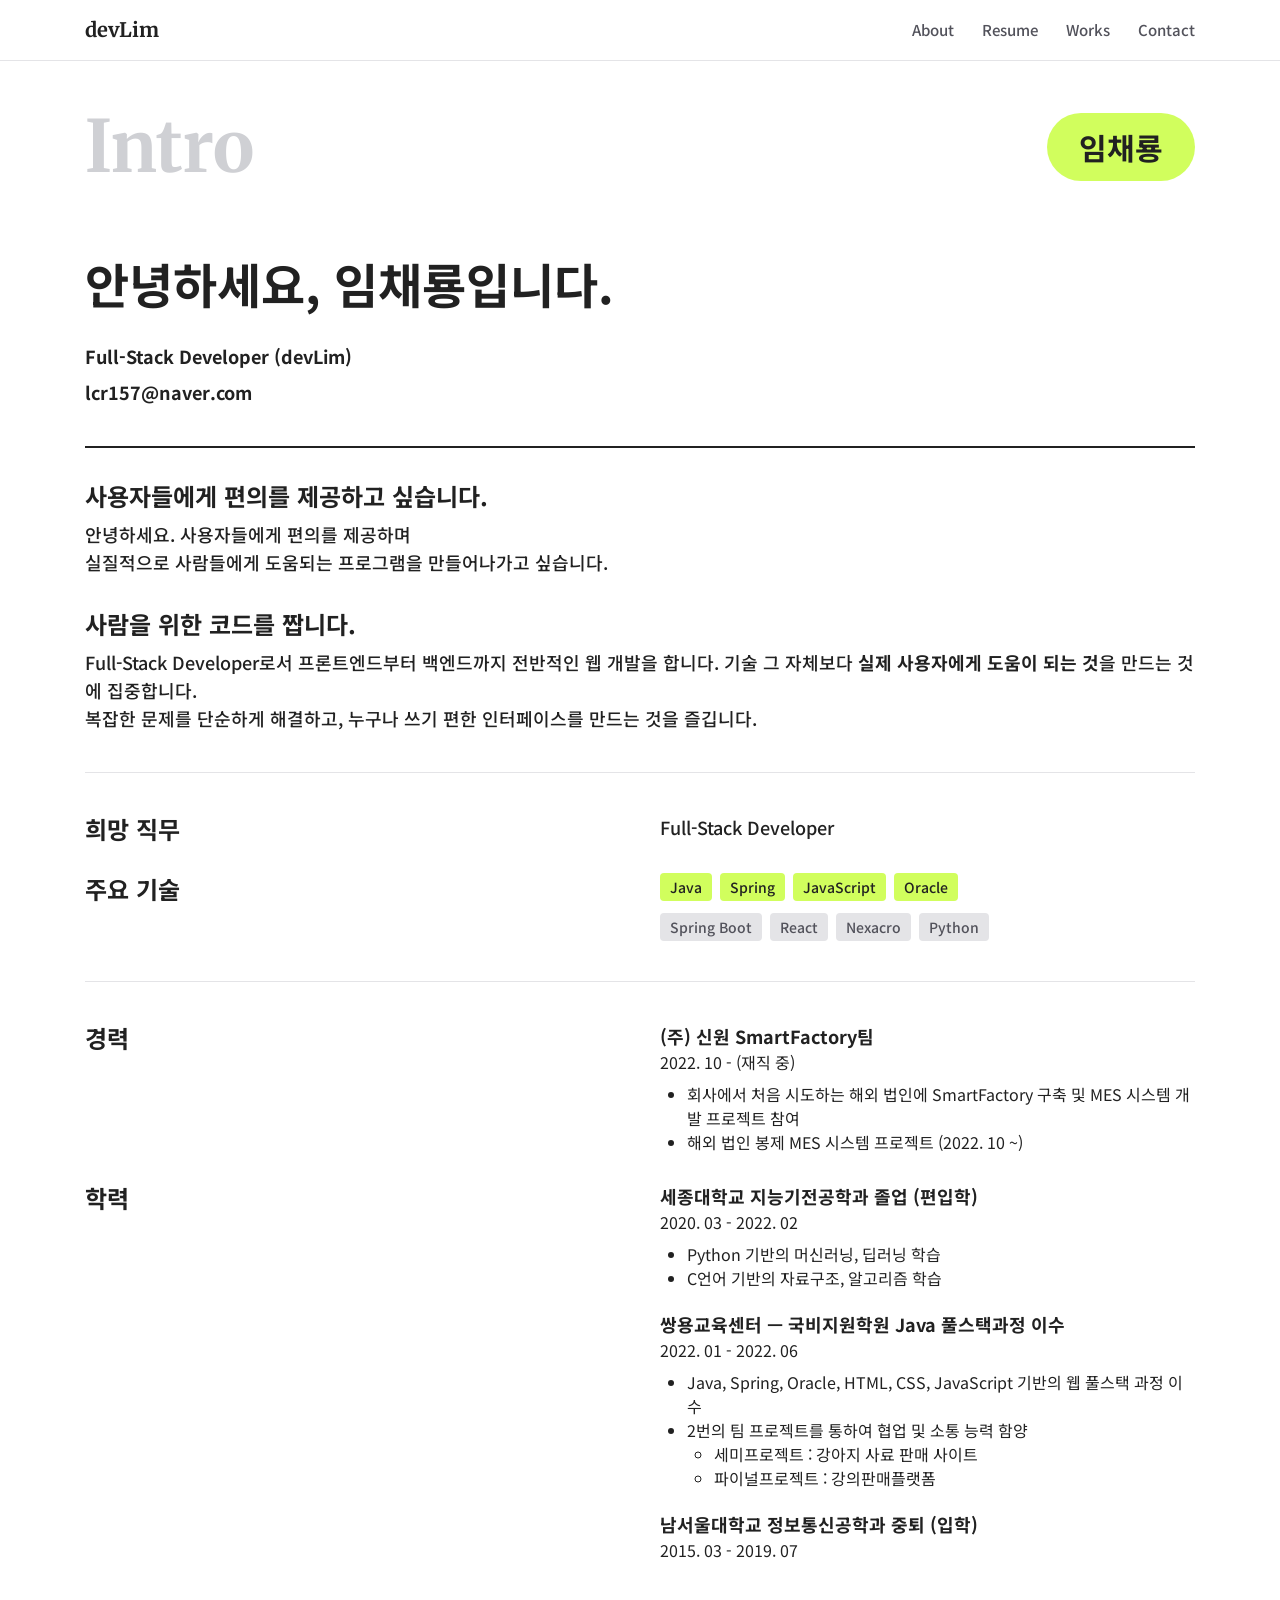
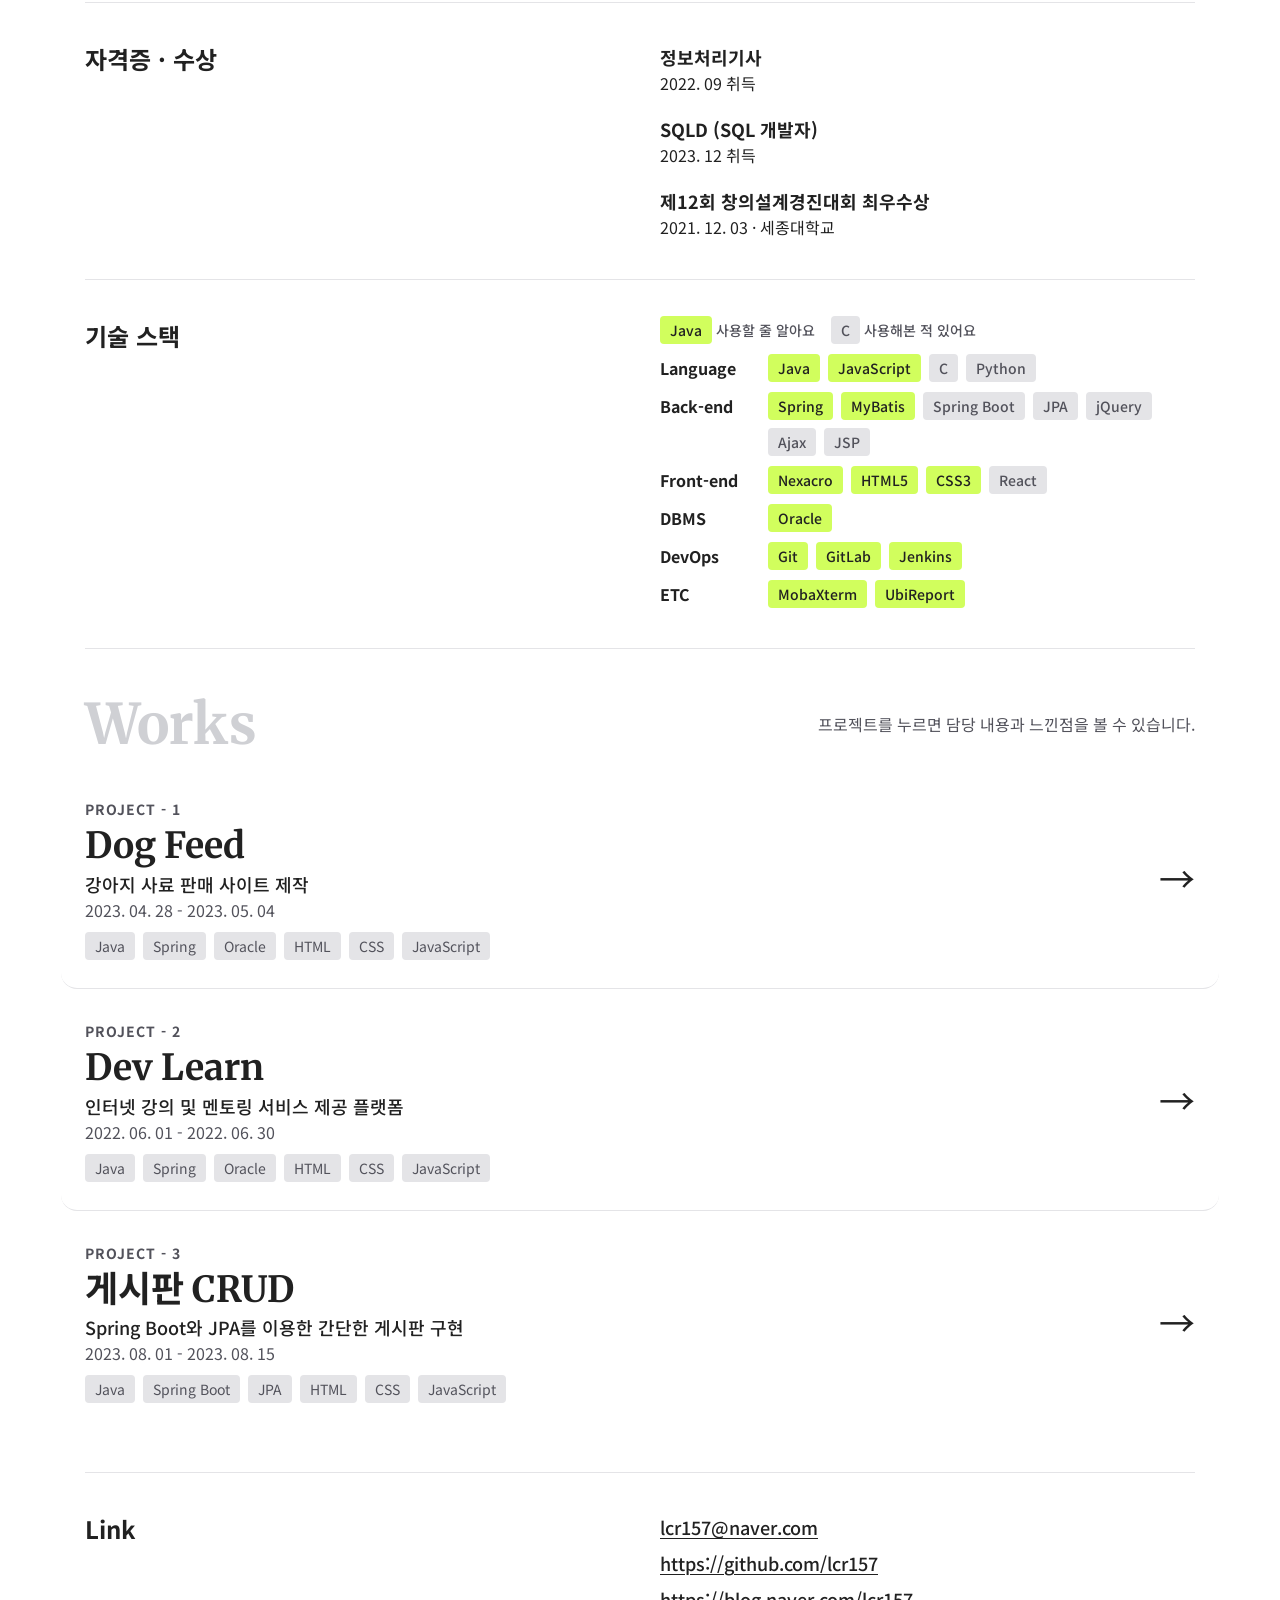
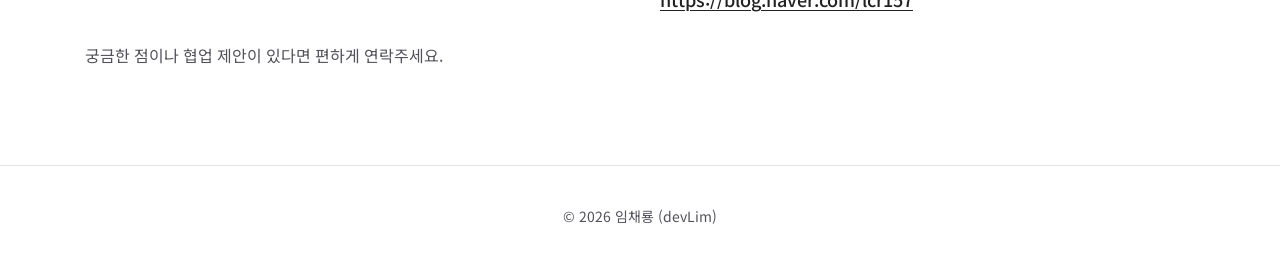
<file: index.html>
<!DOCTYPE html>
<html lang="ko">
<head>
  <meta charset="UTF-8">
  <meta name="viewport" content="width=device-width, initial-scale=1.0">
  <title>devLim | Full-Stack Developer</title>
  <link rel="preconnect" href="https://fonts.googleapis.com">
  <link rel="preconnect" href="https://fonts.gstatic.com" crossorigin>
  <link href="https://fonts.googleapis.com/css2?family=Merriweather:wght@700&family=Noto+Sans+KR:wght@400;500;700&display=swap" rel="stylesheet">
  <link rel="stylesheet" href="style.css">
</head>
<body>

  <header class="topnav">
    <div class="topnav-inner">
      <a href="#top" class="topnav-logo">devLim</a>
      <nav class="topnav-links">
        <a href="#about">About</a>
        <a href="#resume">Resume</a>
        <a href="#works">Works</a>
        <a href="#contact">Contact</a>
      </nav>
    </div>
  </header>

  <main class="page" id="top">

    <!-- Intro -->
    <section id="about">
      <div class="page-head">
        <h1 class="page-title">Intro</h1>
        <a class="pill" href="mailto:lcr157@naver.com">임채룡</a>
      </div>

      <p class="greeting">안녕하세요, 임채룡입니다.</p>
      <div class="meta">
        <p>Full-Stack Developer (devLim)</p>
        <p>lcr157@naver.com</p>
      </div>
      <hr class="rule-thick">

      <p class="lead">사용자들에게 편의를 제공하고 싶습니다.</p>
      <p class="intro-text">
        안녕하세요. 사용자들에게 편의를 제공하며<br>
        실질적으로 사람들에게 도움되는 프로그램을 만들어나가고 싶습니다.
      </p>

      <p class="lead">사람을 위한 코드를 짭니다.</p>
      <p class="intro-text">
        Full-Stack Developer로서 프론트엔드부터 백엔드까지 전반적인 웹 개발을 합니다.
        기술 그 자체보다 <strong>실제 사용자에게 도움이 되는 것</strong>을 만드는 것에 집중합니다.<br>
        복잡한 문제를 단순하게 해결하고, 누구나 쓰기 편한 인터페이스를 만드는 것을 즐깁니다.
      </p>
    </section>

    <hr class="rule">

    <!-- Resume -->
    <section id="resume">
      <div class="row">
        <p class="label">희망 직무</p>
        <p class="value">Full-Stack Developer</p>
      </div>

      <div class="row">
        <p class="label">주요 기술</p>
        <div class="value">
          <div class="chips" style="margin-bottom: 12px;">
            <span class="chip strong">Java</span>
            <span class="chip strong">Spring</span>
            <span class="chip strong">JavaScript</span>
            <span class="chip strong">Oracle</span>
          </div>
          <div class="chips">
            <span class="chip">Spring Boot</span>
            <span class="chip">React</span>
            <span class="chip">Nexacro</span>
            <span class="chip">Python</span>
          </div>
        </div>
      </div>

      <hr class="rule">

      <div class="row">
        <p class="label">경력</p>
        <div class="value">
          <div class="item">
            <span class="strong">(주) 신원 SmartFactory팀</span>
            <span class="sub">2022. 10 - (재직 중)</span>
            <ul class="sub" style="margin-top: 8px; list-style: disc;">
              <li>회사에서 처음 시도하는 해외 법인에 SmartFactory 구축 및 MES 시스템 개발 프로젝트 참여</li>
              <li>해외 법인 봉제 MES 시스템 프로젝트 (2022. 10 ~)</li>
            </ul>
          </div>
        </div>
      </div>

      <div class="row">
        <p class="label">학력</p>
        <div class="value">
          <div class="item">
            <span class="strong">세종대학교 지능기전공학과 졸업 (편입학)</span>
            <span class="sub">2020. 03 - 2022. 02</span>
            <ul class="sub" style="margin-top: 8px; list-style: disc;">
              <li>Python 기반의 머신러닝, 딥러닝 학습</li>
              <li>C언어 기반의 자료구조, 알고리즘 학습</li>
            </ul>
          </div>
          <div class="item">
            <span class="strong">쌍용교육센터 — 국비지원학원 Java 풀스택과정 이수</span>
            <span class="sub">2022. 01 - 2022. 06</span>
            <ul class="sub" style="margin-top: 8px; list-style: disc;">
              <li>Java, Spring, Oracle, HTML, CSS, JavaScript 기반의 웹 풀스택 과정 이수</li>
              <li>2번의 팀 프로젝트를 통하여 협업 및 소통 능력 함양
                <ul style="list-style: circle;">
                  <li>세미프로젝트 : 강아지 사료 판매 사이트</li>
                  <li>파이널프로젝트 : 강의판매플랫폼</li>
                </ul>
              </li>
            </ul>
          </div>
          <div class="item">
            <span class="strong">남서울대학교 정보통신공학과 중퇴 (입학)</span>
            <span class="sub">2015. 03 - 2019. 07</span>
          </div>
        </div>
      </div>

      <hr class="rule">

      <div class="row">
        <p class="label">자격증 · 수상</p>
        <div class="value">
          <div class="item">
            <span class="strong">정보처리기사</span>
            <span class="sub">2022. 09 취득</span>
          </div>
          <div class="item">
            <span class="strong">SQLD (SQL 개발자)</span>
            <span class="sub">2023. 12 취득</span>
          </div>
          <div class="item">
            <span class="strong">제12회 창의설계경진대회 최우수상</span>
            <span class="sub">2021. 12. 03 · 세종대학교</span>
          </div>
        </div>
      </div>

      <hr class="rule">

      <div class="row">
        <p class="label">기술 스택</p>
        <div class="value">
          <div class="legend">
            <span><span class="chip strong">Java</span>사용할 줄 알아요</span>
            <span><span class="chip">C</span>사용해본 적 있어요</span>
          </div>

          <div class="stack-row">
            <span class="stack-cat">Language</span>
            <div class="chips"><span class="chip strong">Java</span><span class="chip strong">JavaScript</span><span class="chip">C</span><span class="chip">Python</span></div>
          </div>
          <div class="stack-row">
            <span class="stack-cat">Back-end</span>
            <div class="chips"><span class="chip strong">Spring</span><span class="chip strong">MyBatis</span><span class="chip">Spring Boot</span><span class="chip">JPA</span><span class="chip">jQuery</span><span class="chip">Ajax</span><span class="chip">JSP</span></div>
          </div>
          <div class="stack-row">
            <span class="stack-cat">Front-end</span>
            <div class="chips"><span class="chip strong">Nexacro</span><span class="chip strong">HTML5</span><span class="chip strong">CSS3</span><span class="chip">React</span></div>
          </div>
          <div class="stack-row">
            <span class="stack-cat">DBMS</span>
            <div class="chips"><span class="chip strong">Oracle</span></div>
          </div>
          <div class="stack-row">
            <span class="stack-cat">DevOps</span>
            <div class="chips"><span class="chip strong">Git</span><span class="chip strong">GitLab</span><span class="chip strong">Jenkins</span></div>
          </div>
          <div class="stack-row">
            <span class="stack-cat">ETC</span>
            <div class="chips"><span class="chip strong">MobaXterm</span><span class="chip strong">UbiReport</span></div>
          </div>
        </div>
      </div>
    </section>

    <hr class="rule">

    <!-- Works -->
    <section id="works">
      <div class="page-head">
        <h2 class="page-title" style="font-size: 56px;">Works</h2>
        <p style="color: var(--gray-600); font-size: 16px;">프로젝트를 누르면 담당 내용과 느낀점을 볼 수 있습니다.</p>
      </div>

      <div class="proj-list">
        <a class="proj" href="project/dog-feed.html">
          <div>
            <p class="proj-no">PROJECT - 1</p>
            <h3 class="proj-name">Dog Feed</h3>
            <p class="proj-desc">강아지 사료 판매 사이트 제작</p>
            <p class="proj-period">2023. 04. 28 - 2023. 05. 04</p>
            <div class="chips">
              <span class="chip">Java</span><span class="chip">Spring</span><span class="chip">Oracle</span>
              <span class="chip">HTML</span><span class="chip">CSS</span><span class="chip">JavaScript</span>
            </div>
          </div>
          <span class="proj-arrow" aria-hidden="true">→</span>
        </a>

        <a class="proj" href="project/dev-learn.html">
          <div>
            <p class="proj-no">PROJECT - 2</p>
            <h3 class="proj-name">Dev Learn</h3>
            <p class="proj-desc">인터넷 강의 및 멘토링 서비스 제공 플랫폼</p>
            <p class="proj-period">2022. 06. 01 - 2022. 06. 30</p>
            <div class="chips">
              <span class="chip">Java</span><span class="chip">Spring</span><span class="chip">Oracle</span>
              <span class="chip">HTML</span><span class="chip">CSS</span><span class="chip">JavaScript</span>
            </div>
          </div>
          <span class="proj-arrow" aria-hidden="true">→</span>
        </a>

        <a class="proj" href="project/board-crud.html">
          <div>
            <p class="proj-no">PROJECT - 3</p>
            <h3 class="proj-name">게시판 CRUD</h3>
            <p class="proj-desc">Spring Boot와 JPA를 이용한 간단한 게시판 구현</p>
            <p class="proj-period">2023. 08. 01 - 2023. 08. 15</p>
            <div class="chips">
              <span class="chip">Java</span><span class="chip">Spring Boot</span><span class="chip">JPA</span>
              <span class="chip">HTML</span><span class="chip">CSS</span><span class="chip">JavaScript</span>
            </div>
          </div>
          <span class="proj-arrow" aria-hidden="true">→</span>
        </a>
      </div>
    </section>

    <hr class="rule">

    <!-- Contact -->
    <section id="contact">
      <div class="row">
        <p class="label">Link</p>
        <div class="value">
          <a class="link" href="mailto:lcr157@naver.com">lcr157@naver.com</a>
          <a class="link" href="https://github.com/lcr157" target="_blank" rel="noopener">https://github.com/lcr157</a>
          <a class="link" href="https://blog.naver.com/lcr157" target="_blank" rel="noopener">https://blog.naver.com/lcr157</a>
        </div>
      </div>
      <p style="margin-top: 28px; color: var(--gray-600); font-size: 16px;">궁금한 점이나 협업 제안이 있다면 편하게 연락주세요.</p>
    </section>

  </main>

  <footer class="foot">© 2026 임채룡 (devLim)</footer>

</body>
</html>
</file>
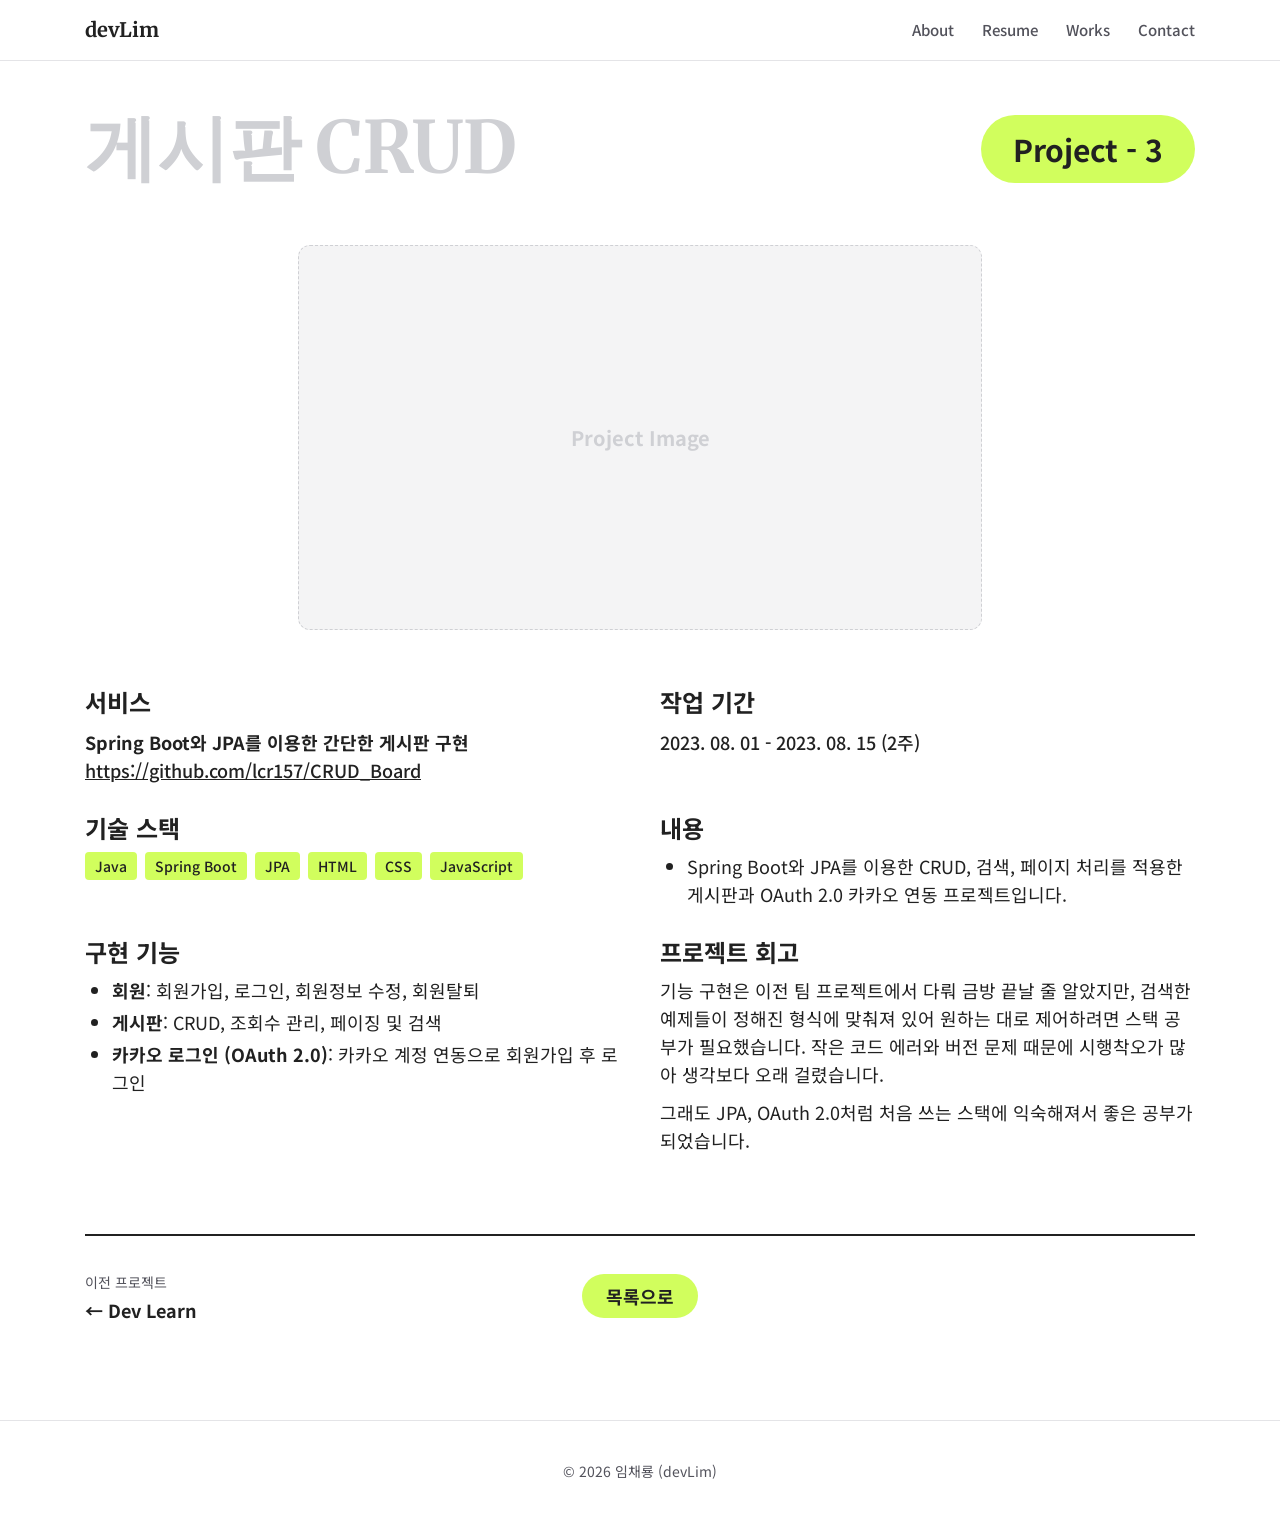
<file: project/board-crud.html>
<!DOCTYPE html>
<html lang="ko">
<head>
  <meta charset="UTF-8">
  <meta name="viewport" content="width=device-width, initial-scale=1.0">
  <title>게시판 CRUD | devLim</title>
  <link rel="preconnect" href="https://fonts.googleapis.com">
  <link rel="preconnect" href="https://fonts.gstatic.com" crossorigin>
  <link href="https://fonts.googleapis.com/css2?family=Merriweather:wght@700&family=Noto+Sans+KR:wght@400;500;700&display=swap" rel="stylesheet">
  <link rel="stylesheet" href="../style.css">
</head>
<body>

  <header class="topnav">
    <div class="topnav-inner">
      <a href="../index.html" class="topnav-logo">devLim</a>
      <nav class="topnav-links">
        <a href="../index.html#about">About</a>
        <a href="../index.html#resume">Resume</a>
        <a href="../index.html#works">Works</a>
        <a href="../index.html#contact">Contact</a>
      </nav>
    </div>
  </header>

  <main class="page detail">

    <div class="page-head">
      <h1 class="page-title">게시판 CRUD</h1>
      <span class="pill">Project - 3</span>
    </div>

    <div class="shot" role="img" aria-label="프로젝트 이미지 영역">Project Image</div>

    <section class="section row">
      <div>
        <p class="label">서비스</p>
        <p class="value"><span class="strong">Spring Boot와 JPA를 이용한 간단한 게시판 구현</span></p>
        <a class="value link" href="https://github.com/lcr157/CRUD_Board" target="_blank" rel="noopener">https://github.com/lcr157/CRUD_Board</a>
      </div>
      <div>
        <p class="label">작업 기간</p>
        <p class="value">2023. 08. 01 - 2023. 08. 15 (2주)</p>
      </div>
    </section>

    <section class="section row">
      <div>
        <p class="label">기술 스택</p>
        <div class="chips" style="margin-top: 8px;">
          <span class="chip strong">Java</span><span class="chip strong">Spring Boot</span><span class="chip strong">JPA</span>
          <span class="chip strong">HTML</span><span class="chip strong">CSS</span><span class="chip strong">JavaScript</span>
        </div>
      </div>
      <div>
        <p class="label">내용</p>
        <ul class="value" style="font-weight: 400;">
          <li>Spring Boot와 JPA를 이용한 CRUD, 검색, 페이지 처리를 적용한 게시판과 OAuth 2.0 카카오 연동 프로젝트입니다.</li>
        </ul>
      </div>
    </section>

    <section class="section row">
      <div>
        <p class="label">구현 기능</p>
        <ul class="value" style="font-weight: 400; margin-top: 8px;">
          <li><span class="strong">회원</span>: 회원가입, 로그인, 회원정보 수정, 회원탈퇴</li>
          <li><span class="strong">게시판</span>: CRUD, 조회수 관리, 페이징 및 검색</li>
          <li><span class="strong">카카오 로그인 (OAuth 2.0)</span>: 카카오 계정 연동으로 회원가입 후 로그인</li>
        </ul>
      </div>
      <div>
        <p class="label">프로젝트 회고</p>
        <div class="value" style="font-weight: 400; margin-top: 8px;">
          <p>기능 구현은 이전 팀 프로젝트에서 다뤄 금방 끝날 줄 알았지만, 검색한 예제들이 정해진 형식에 맞춰져 있어 원하는 대로 제어하려면 스택 공부가 필요했습니다. 작은 코드 에러와 버전 문제 때문에 시행착오가 많아 생각보다 오래 걸렸습니다.</p>
          <p>그래도 JPA, OAuth 2.0처럼 처음 쓰는 스택에 익숙해져서 좋은 공부가 되었습니다.</p>
        </div>
      </div>
    </section>

    <nav class="pager" aria-label="프로젝트 이동">
      <a class="prev" href="dev-learn.html"><small>이전 프로젝트</small>← Dev Learn</a>
      <a class="home" href="../index.html#works">목록으로</a>
      <span></span>
    </nav>

  </main>

  <footer class="foot">© 2026 임채룡 (devLim)</footer>

</body>
</html>
</file>
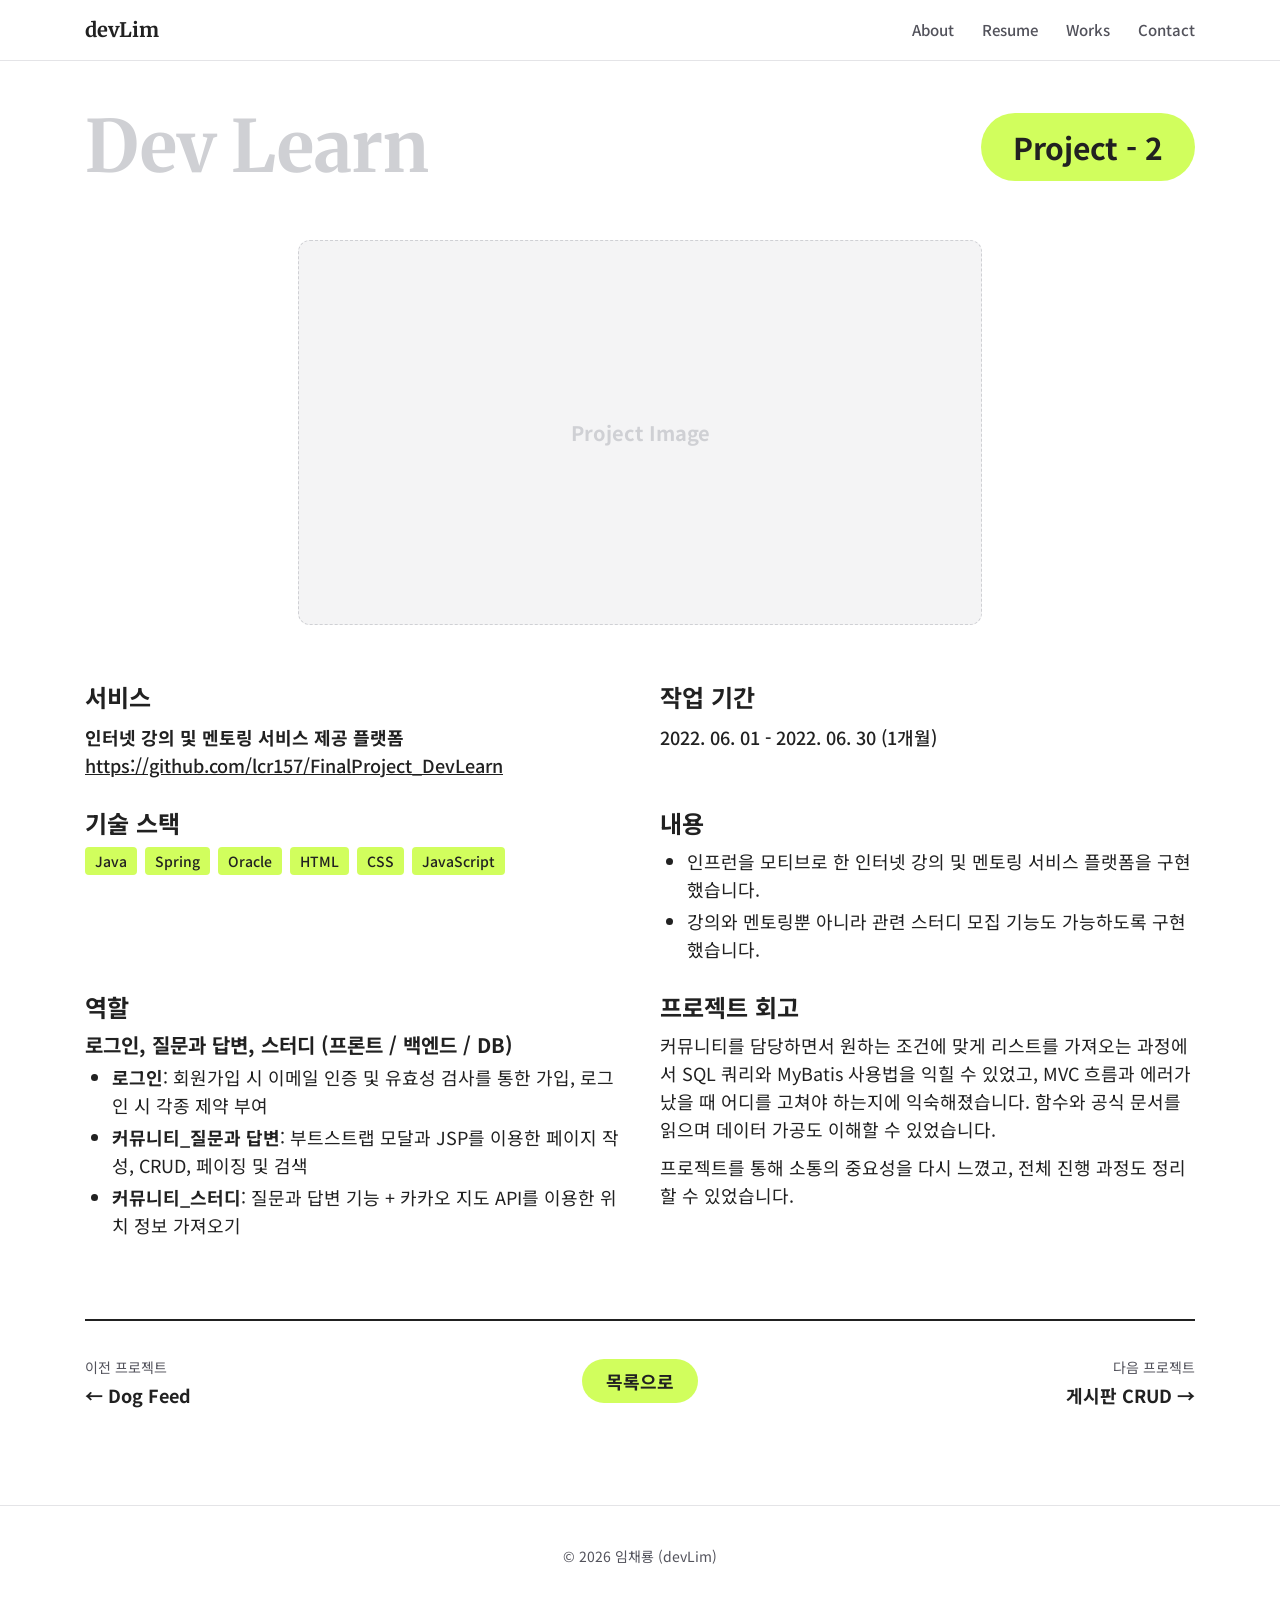
<file: project/dev-learn.html>
<!DOCTYPE html>
<html lang="ko">
<head>
  <meta charset="UTF-8">
  <meta name="viewport" content="width=device-width, initial-scale=1.0">
  <title>Dev Learn | devLim</title>
  <link rel="preconnect" href="https://fonts.googleapis.com">
  <link rel="preconnect" href="https://fonts.gstatic.com" crossorigin>
  <link href="https://fonts.googleapis.com/css2?family=Merriweather:wght@700&family=Noto+Sans+KR:wght@400;500;700&display=swap" rel="stylesheet">
  <link rel="stylesheet" href="../style.css">
</head>
<body>

  <header class="topnav">
    <div class="topnav-inner">
      <a href="../index.html" class="topnav-logo">devLim</a>
      <nav class="topnav-links">
        <a href="../index.html#about">About</a>
        <a href="../index.html#resume">Resume</a>
        <a href="../index.html#works">Works</a>
        <a href="../index.html#contact">Contact</a>
      </nav>
    </div>
  </header>

  <main class="page detail">

    <div class="page-head">
      <h1 class="page-title">Dev Learn</h1>
      <span class="pill">Project - 2</span>
    </div>

    <div class="shot" role="img" aria-label="프로젝트 이미지 영역">Project Image</div>

    <section class="section row">
      <div>
        <p class="label">서비스</p>
        <p class="value"><span class="strong">인터넷 강의 및 멘토링 서비스 제공 플랫폼</span></p>
        <a class="value link" href="https://github.com/lcr157/FinalProject_DevLearn" target="_blank" rel="noopener">https://github.com/lcr157/FinalProject_DevLearn</a>
      </div>
      <div>
        <p class="label">작업 기간</p>
        <p class="value">2022. 06. 01 - 2022. 06. 30 (1개월)</p>
      </div>
    </section>

    <section class="section row">
      <div>
        <p class="label">기술 스택</p>
        <div class="chips" style="margin-top: 8px;">
          <span class="chip strong">Java</span><span class="chip strong">Spring</span><span class="chip strong">Oracle</span>
          <span class="chip strong">HTML</span><span class="chip strong">CSS</span><span class="chip strong">JavaScript</span>
        </div>
      </div>
      <div>
        <p class="label">내용</p>
        <ul class="value" style="font-weight: 400;">
          <li>인프런을 모티브로 한 인터넷 강의 및 멘토링 서비스 플랫폼을 구현했습니다.</li>
          <li>강의와 멘토링뿐 아니라 관련 스터디 모집 기능도 가능하도록 구현했습니다.</li>
        </ul>
      </div>
    </section>

    <section class="section row">
      <div>
        <p class="label">역할</p>
        <p class="sub-title" style="margin-top: 8px;">로그인, 질문과 답변, 스터디 (프론트 / 백엔드 / DB)</p>
        <ul class="value" style="font-weight: 400;">
          <li><span class="strong">로그인</span>: 회원가입 시 이메일 인증 및 유효성 검사를 통한 가입, 로그인 시 각종 제약 부여</li>
          <li><span class="strong">커뮤니티_질문과 답변</span>: 부트스트랩 모달과 JSP를 이용한 페이지 작성, CRUD, 페이징 및 검색</li>
          <li><span class="strong">커뮤니티_스터디</span>: 질문과 답변 기능 + 카카오 지도 API를 이용한 위치 정보 가져오기</li>
        </ul>
      </div>
      <div>
        <p class="label">프로젝트 회고</p>
        <div class="value" style="font-weight: 400; margin-top: 8px;">
          <p>커뮤니티를 담당하면서 원하는 조건에 맞게 리스트를 가져오는 과정에서 SQL 쿼리와 MyBatis 사용법을 익힐 수 있었고, MVC 흐름과 에러가 났을 때 어디를 고쳐야 하는지에 익숙해졌습니다. 함수와 공식 문서를 읽으며 데이터 가공도 이해할 수 있었습니다.</p>
          <p>프로젝트를 통해 소통의 중요성을 다시 느꼈고, 전체 진행 과정도 정리할 수 있었습니다.</p>
        </div>
      </div>
    </section>

    <nav class="pager" aria-label="프로젝트 이동">
      <a class="prev" href="dog-feed.html"><small>이전 프로젝트</small>← Dog Feed</a>
      <a class="home" href="../index.html#works">목록으로</a>
      <a class="next" href="board-crud.html"><small>다음 프로젝트</small>게시판 CRUD →</a>
    </nav>

  </main>

  <footer class="foot">© 2026 임채룡 (devLim)</footer>

</body>
</html>
</file>
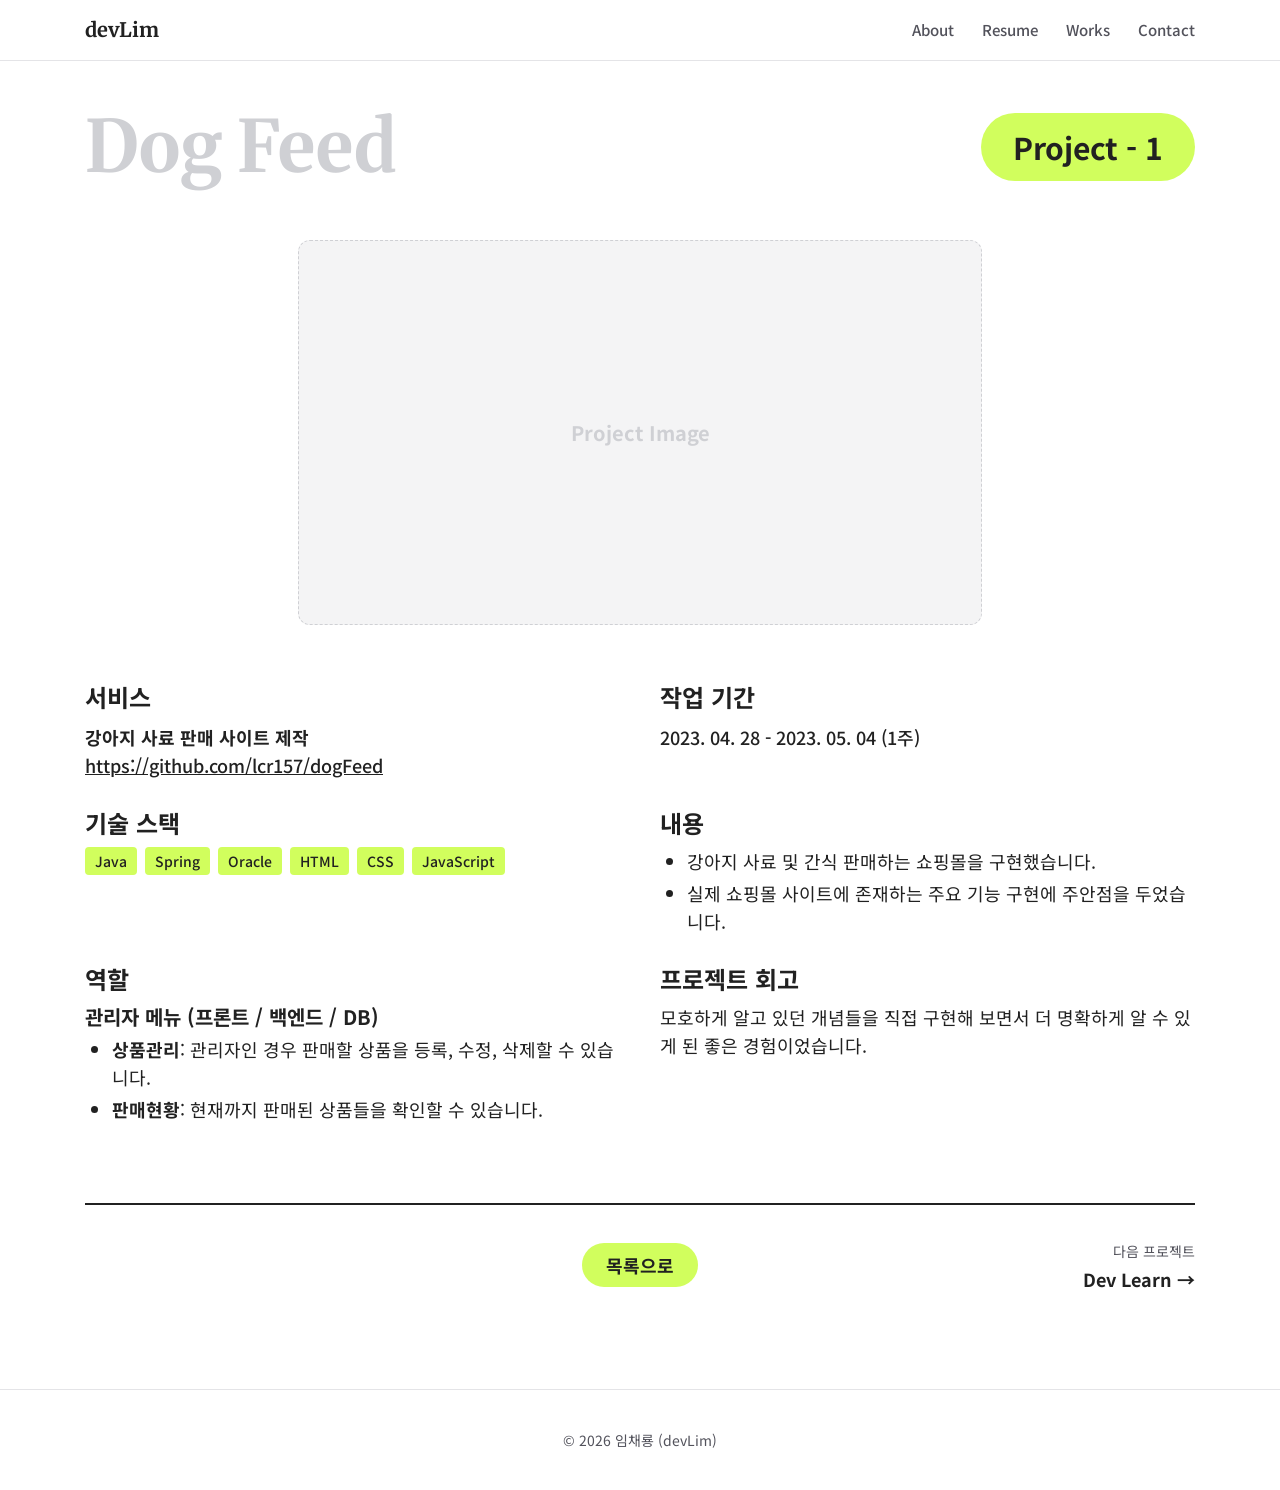
<file: project/dog-feed.html>
<!DOCTYPE html>
<html lang="ko">
<head>
  <meta charset="UTF-8">
  <meta name="viewport" content="width=device-width, initial-scale=1.0">
  <title>Dog Feed | devLim</title>
  <link rel="preconnect" href="https://fonts.googleapis.com">
  <link rel="preconnect" href="https://fonts.gstatic.com" crossorigin>
  <link href="https://fonts.googleapis.com/css2?family=Merriweather:wght@700&family=Noto+Sans+KR:wght@400;500;700&display=swap" rel="stylesheet">
  <link rel="stylesheet" href="../style.css">
</head>
<body>

  <header class="topnav">
    <div class="topnav-inner">
      <a href="../index.html" class="topnav-logo">devLim</a>
      <nav class="topnav-links">
        <a href="../index.html#about">About</a>
        <a href="../index.html#resume">Resume</a>
        <a href="../index.html#works">Works</a>
        <a href="../index.html#contact">Contact</a>
      </nav>
    </div>
  </header>

  <main class="page detail">

    <div class="page-head">
      <h1 class="page-title">Dog Feed</h1>
      <span class="pill">Project - 1</span>
    </div>

    <div class="shot" role="img" aria-label="프로젝트 이미지 영역">Project Image</div>

    <section class="section row">
      <div>
        <p class="label">서비스</p>
        <p class="value"><span class="strong">강아지 사료 판매 사이트 제작</span></p>
        <a class="value link" href="https://github.com/lcr157/dogFeed" target="_blank" rel="noopener">https://github.com/lcr157/dogFeed</a>
      </div>
      <div>
        <p class="label">작업 기간</p>
        <p class="value">2023. 04. 28 - 2023. 05. 04 (1주)</p>
      </div>
    </section>

    <section class="section row">
      <div>
        <p class="label">기술 스택</p>
        <div class="chips" style="margin-top: 8px;">
          <span class="chip strong">Java</span><span class="chip strong">Spring</span><span class="chip strong">Oracle</span>
          <span class="chip strong">HTML</span><span class="chip strong">CSS</span><span class="chip strong">JavaScript</span>
        </div>
      </div>
      <div>
        <p class="label">내용</p>
        <ul class="value" style="font-weight: 400;">
          <li>강아지 사료 및 간식 판매하는 쇼핑몰을 구현했습니다.</li>
          <li>실제 쇼핑몰 사이트에 존재하는 주요 기능 구현에 주안점을 두었습니다.</li>
        </ul>
      </div>
    </section>

    <section class="section row">
      <div>
        <p class="label">역할</p>
        <p class="sub-title" style="margin-top: 8px;">관리자 메뉴 (프론트 / 백엔드 / DB)</p>
        <ul class="value" style="font-weight: 400;">
          <li><span class="strong">상품관리</span>: 관리자인 경우 판매할 상품을 등록, 수정, 삭제할 수 있습니다.</li>
          <li><span class="strong">판매현황</span>: 현재까지 판매된 상품들을 확인할 수 있습니다.</li>
        </ul>
      </div>
      <div>
        <p class="label">프로젝트 회고</p>
        <p class="value" style="font-weight: 400; margin-top: 8px;">모호하게 알고 있던 개념들을 직접 구현해 보면서 더 명확하게 알 수 있게 된 좋은 경험이었습니다.</p>
      </div>
    </section>

    <nav class="pager" aria-label="프로젝트 이동">
      <span></span>
      <a class="home" href="../index.html#works">목록으로</a>
      <a class="next" href="dev-learn.html"><small>다음 프로젝트</small>Dev Learn →</a>
    </nav>

  </main>

  <footer class="foot">© 2026 임채룡 (devLim)</footer>

</body>
</html>
</file>
<file: style.css>
/* Figma "이력서 / 포트폴리오 (ver. 1)" 템플릿 기반 스타일 */
:root {
  --gray: #cfd0d4;
  --black: #212121;
  --main: #d1fe5d;
  --gray-200: #e4e4e7;
  --gray-600: #52525b;
  --gray-900: #18181b;
  --page-w: 1190px;
  --pad: 40px;
}

* { box-sizing: border-box; }
html { scroll-behavior: smooth; }

body {
  margin: 0;
  background: #fff;
  color: var(--black);
  font-family: 'Noto Sans KR', sans-serif;
  font-size: 18px;
  line-height: 28px;
  -webkit-font-smoothing: antialiased;
}

a { color: inherit; }
section[id], main[id] { scroll-margin-top: 84px; }
ul { margin: 0; padding-left: 27px; }
ul ul { padding-left: 27px; }
h1, h2, h3, p { margin: 0; }

.serif { font-family: 'Merriweather', serif; font-weight: 700; }

/* ── Top nav ── */
.topnav {
  position: sticky; top: 0; z-index: 10;
  background: rgba(255, 255, 255, 0.92);
  backdrop-filter: blur(10px);
  border-bottom: 1px solid var(--gray-200);
}
.topnav-inner {
  max-width: var(--page-w); margin: 0 auto;
  padding: 0 var(--pad); height: 60px;
  display: flex; align-items: center; justify-content: space-between;
}
.topnav-logo { font-family: 'Merriweather', serif; font-weight: 700; font-size: 20px; color: var(--black); text-decoration: none; }
.topnav-links { display: flex; gap: 28px; }
.topnav-links a { font-size: 15px; font-weight: 500; text-decoration: none; color: var(--gray-600); }
.topnav-links a:hover { color: var(--black); }

/* ── Page ── */
.page {
  max-width: var(--page-w); margin: 0 auto;
  padding: 40px var(--pad) 96px;
}

.page-head {
  display: flex; align-items: center; justify-content: space-between;
  gap: 24px; flex-wrap: wrap;
}
.page-title {
  font-family: 'Merriweather', serif; font-weight: 700;
  font-size: 72px; line-height: normal; color: var(--gray);
}
.page-title small { font-size: 36px; margin-left: 12px; }

.pill {
  background: var(--main); color: var(--black);
  font-weight: 700; font-size: 30px; line-height: 36px;
  padding: 16px 32px; border-radius: 999px;
  text-decoration: none; white-space: nowrap;
}
a.pill { transition: transform 0.2s; }
a.pill:hover { transform: scale(1.04); }

/* ── Intro block ── */
.greeting { font-size: 48px; font-weight: 700; line-height: normal; margin-top: 56px; }
.meta { font-weight: 700; margin-top: 24px; }
.meta p + p { margin-top: 8px; }
.rule-thick { border: 0; border-top: 2px solid var(--black); margin: 40px 0 32px; }
.rule { border: 0; border-top: 1px solid var(--gray-200); margin: 40px 0; }

.lead { font-size: 24px; font-weight: 700; line-height: 32px; margin-bottom: 8px; }
.intro-text { font-weight: 500; }
.intro-text + .lead { margin-top: 32px; }

/* ── Label / content rows ── */
.row {
  display: grid; grid-template-columns: 1fr 1fr; gap: 0 40px;
  align-items: start;
}
.row + .row { margin-top: 28px; }
.label { font-size: 24px; font-weight: 700; line-height: 32px; }
.value { font-weight: 500; }
.value .strong { font-weight: 700; }
.value .sub { font-size: 16px; line-height: 24px; font-weight: 400; display: block; }
.value .item + .item { margin-top: 20px; }
.value .link { display: block; text-decoration: underline; text-underline-offset: 3px; }
.value .link + .link { margin-top: 8px; }

/* ── Chips ── */
.chips { display: flex; flex-wrap: wrap; gap: 8px; }
.chip {
  font-size: 14px; line-height: 20px; padding: 4px 10px; border-radius: 4px;
  background: var(--gray-200); color: var(--gray-600);
}
.chip.strong { background: var(--main); color: var(--black); font-weight: 500; }
.stack-row { display: flex; align-items: flex-start; gap: 12px; }
.stack-row + .stack-row { margin-top: 10px; }
.stack-cat { flex: 0 0 96px; font-weight: 700; font-size: 16px; line-height: 28px; }
.legend { font-size: 14px; line-height: 20px; color: var(--gray-600); margin-bottom: 14px; display: flex; gap: 16px; align-items: center; }
.legend .chip { margin-right: 4px; }

/* ── Project list (main) ── */
.proj-list { display: flex; flex-direction: column; margin-top: 8px; }
.proj {
  display: grid; grid-template-columns: 1fr auto; gap: 8px 24px; align-items: center;
  padding: 28px 24px; margin: 0 -24px; border-radius: 16px;
  text-decoration: none; color: inherit;
  border-bottom: 1px solid var(--gray-200);
  transition: background 0.2s;
}
.proj:last-child { border-bottom-color: transparent; }
.proj:hover, .proj:focus-visible { background: var(--main); outline: none; }
.proj-no { font-size: 14px; font-weight: 700; color: var(--gray-600); letter-spacing: 1px; }
.proj:hover .proj-no { color: var(--black); }
.proj-name { font-family: 'Merriweather', 'Noto Sans KR', serif; font-weight: 700; font-size: 36px; line-height: 1.3; }
.proj-desc { font-weight: 500; }
.proj-period { font-size: 16px; line-height: 24px; color: var(--gray-600); }
.proj:hover .proj-period { color: var(--black); }
.proj .chips { margin-top: 10px; }
.proj:hover .chip { background: rgba(255, 255, 255, 0.7); color: var(--black); }
.proj-arrow { font-size: 36px; line-height: 1; transition: transform 0.2s; }
.proj:hover .proj-arrow { transform: translateX(6px); }

/* ── Project detail ── */
.shot {
  margin: 48px auto 0; max-width: 684px; aspect-ratio: 684 / 385;
  background: #f4f4f5; border-radius: 12px; border: 1px dashed var(--gray);
  display: flex; align-items: center; justify-content: center;
  color: var(--gray); font-weight: 700; font-size: 20px;
}
.section { margin-top: 56px; }
.section .label { margin-bottom: 8px; }
.sub-title { font-size: 20px; font-weight: 700; line-height: 28px; margin-bottom: 4px; }
.sub-title:not(:first-child) { margin-top: 20px; }
.detail ul { list-style: disc; }
.detail li + li { margin-top: 4px; }
.detail p + p { margin-top: 10px; }

.pager {
  display: grid; grid-template-columns: 1fr auto 1fr; align-items: center; gap: 16px;
  margin-top: 80px; padding-top: 32px; border-top: 2px solid var(--black);
  font-weight: 700;
}
.pager a { text-decoration: none; }
.pager a:hover { text-decoration: underline; text-underline-offset: 4px; }
.pager .next { text-align: right; }
.pager .home { background: var(--main); padding: 8px 24px; border-radius: 999px; text-decoration: none; }
.pager .home:hover { text-decoration: none; }
.pager small { display: block; font-weight: 400; font-size: 14px; color: var(--gray-600); }

footer.foot { text-align: center; color: var(--gray-600); font-size: 14px; padding: 36px 24px; border-top: 1px solid var(--gray-200); }

/* ── Responsive ── */
@media (max-width: 860px) {
  :root { --pad: 20px; }
  .page-title { font-size: 48px; }
  .page-title small { font-size: 22px; }
  .pill { font-size: 20px; line-height: 28px; padding: 10px 22px; }
  .greeting { font-size: 32px; margin-top: 40px; }
  .row { grid-template-columns: 1fr; gap: 8px; }
  .proj { margin: 0 -12px; padding: 24px 12px; }
  .proj-name { font-size: 28px; }
  .topnav-links { gap: 16px; }
  .pager { grid-template-columns: 1fr; text-align: center; }
  .pager .next { text-align: center; }
}
</file>
